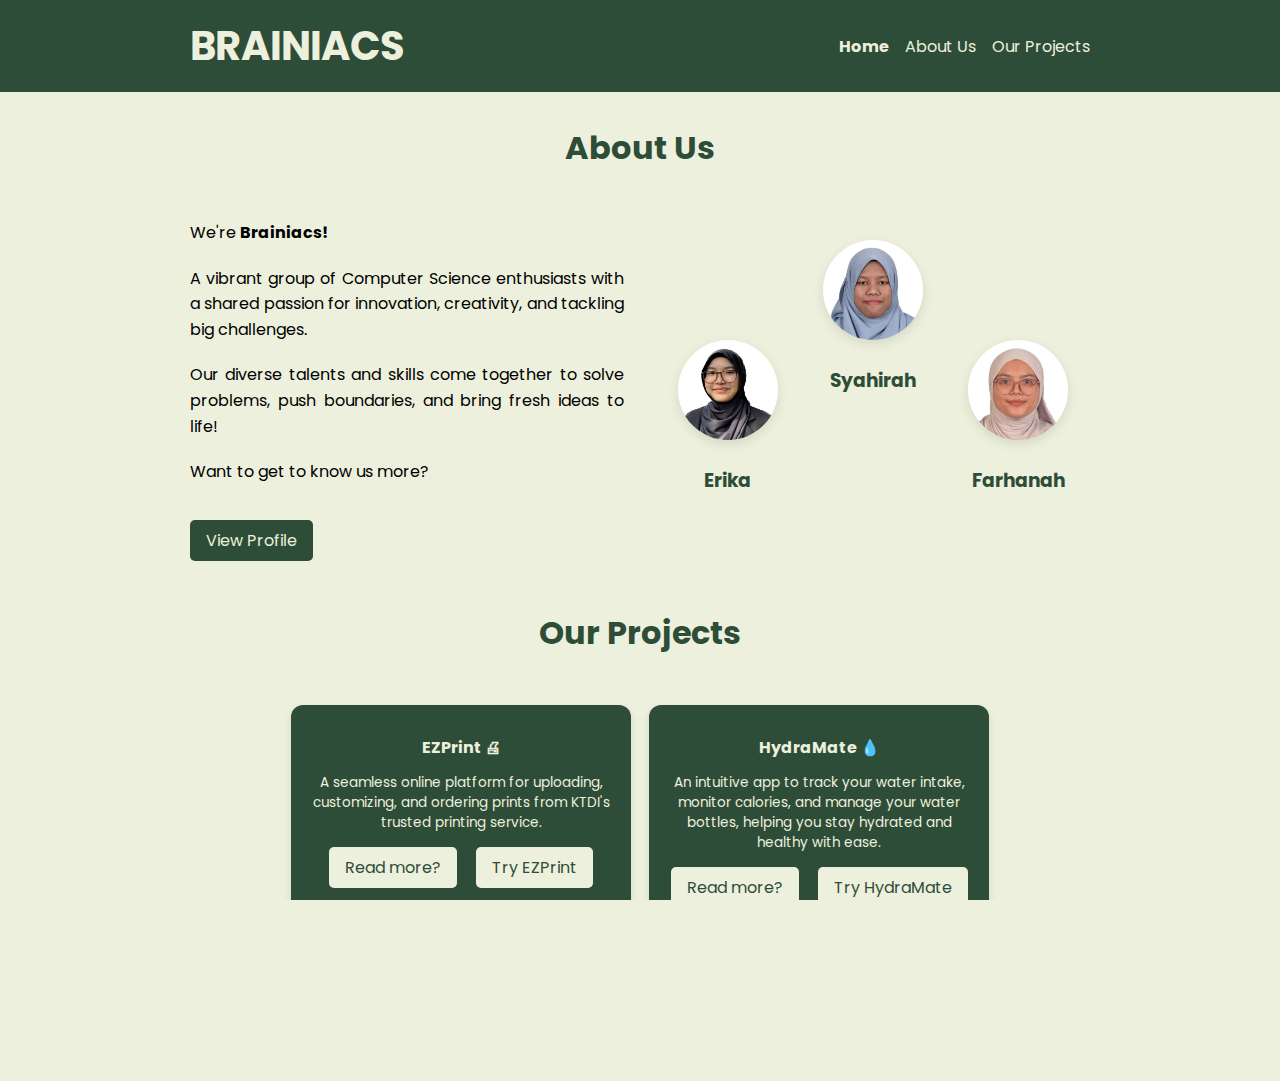
<file: index.html>
<!DOCTYPE html>
<html lang = "en">
    <head>
        <meta charset = "UTF-8" />
        <meta name = "viewport" content = "width = device - width, initial-scale = 1.0"/> <!--Control width on mobile devices-->
        <title>Brainiacs | Home</title>
        <link rel = "stylesheet" href = "style.css"/>
        <link rel = "stylesheet" href = "https://fonts.googleapis.com/css2?family=Poppins&display=swap"/> <!--Custom font-->
    </head>

    <body>
        <header>
            <div class = "container">
                <h1>BRAINIACS</h1>

                <!--Navigation Menu-->
                <nav>
                    <ul>
                        <li><a href = "index.html" class = "active">Home</a></li> <!--Active Page-->
                        <li><a href = "about.html">About Us</a></li>
                        <li><a href = "project.html">Our Projects</a></li>
                    </ul>
                </nav>
            </div>
        </header>

        <main>
            <!--About Us Section-->
            <section class = "section-title">
                <h2>About Us</h2>
            </section>

            <section class = "home-about-section">
                <div class = "about">
                    <p>We're <b>Brainiacs!</b></p>
                    <p>A vibrant group of Computer Science enthusiasts with a shared passion for innovation, creativity, and tackling big challenges.</p>
                    <p>Our diverse talents and skills come together to solve problems, push boundaries, and bring fresh ideas to life!</p>
                    <p>Want to get to know us more?</p>
                    <a href = "about.html" class = "button button-dark" style = "margin-left: 0; margin-top: 15px;">View Profile</a> <!--Button link to "About Us" page-->
                </div>

                <div class = "team-picture">
                    <div class = "top">
                        <img src = "Syahirah.jpg" alt = "Syahirah">
                        <h3>Syahirah</h3>
                    </div>
                    <div class = "bottom-left">
                        <img src = "Erika.jpg" alt = "Erika">
                        <h3>Erika</h3>
                    </div>
                    <div class = "bottom-right">
                        <img src = "Farhanah.jpg" alt = "Farhanah">
                        <h3>Farhanah</h3>
                    </div>
                </div>
            </section>

            <!--Projects Section-->
            <section class = "section-title">
                <h2>Our Projects</h2>
            </section>

            <section class = "home-project-section">
                <div class = "project-row">
                    <div class = "project">
                        <h3>EZPrint 🖨</h3>
                        <p>A seamless online platform for uploading, customizing, and ordering prints from KTDI's trusted printing service.</p>
                        <div>
                            <a href = "project.html" class = "button button-light" style = "margin-right: 15px;">Read more?</a> <!--Button link to "Our Projects" page-->
                            <a href = "https://www.figma.com/proto/KaKi6jgE4B8OWdpu68ojlE/EZPrint?node-id=102-1740&p=f&t=HezZPUL43SOFuLfs-0&scaling=scale-down&content-scaling=fixed&page-id=101%3A6741&starting-point-node-id=102%3A1740" target = "_blank" class = "button button-light">Try EZPrint</a> <!--Button link to prototype page-->
                        </div>
                    </div>
                    <div class = "project">
                        <h3>HydraMate 💧</h3>
                        <p>An intuitive app to track your water intake, monitor calories, and manage your water bottles, helping you stay hydrated and healthy with ease.</p>
                        <div>
                            <a href = "project.html" class = "button button-light" style = "margin-right: 15px;">Read more?</a> <!--Button link to "Our Projects" page-->
                            <a href = "https://www.figma.com/proto/iwa3JEVhSe5T6vUelq2oI4/HydraMate?node-id=4012-12113&p=f&t=Bd4zs5xx56d2bX9u-0&scaling=scale-down&content-scaling=fixed&page-id=4009%3A1934&starting-point-node-id=4012%3A12113" target = "_blank" class = "button button-light">Try HydraMate</a> <!--Button link to prototype page-->
                        </div>
                    </div>
                </div>
            </section>
        </main>
    
        <footer>
            <p>Copyright &copy; 2025 BRAINIACS. All rights reserved.</p>
        </footer>

        <script src="event.js"></script>
    </body>
</html>
</file>
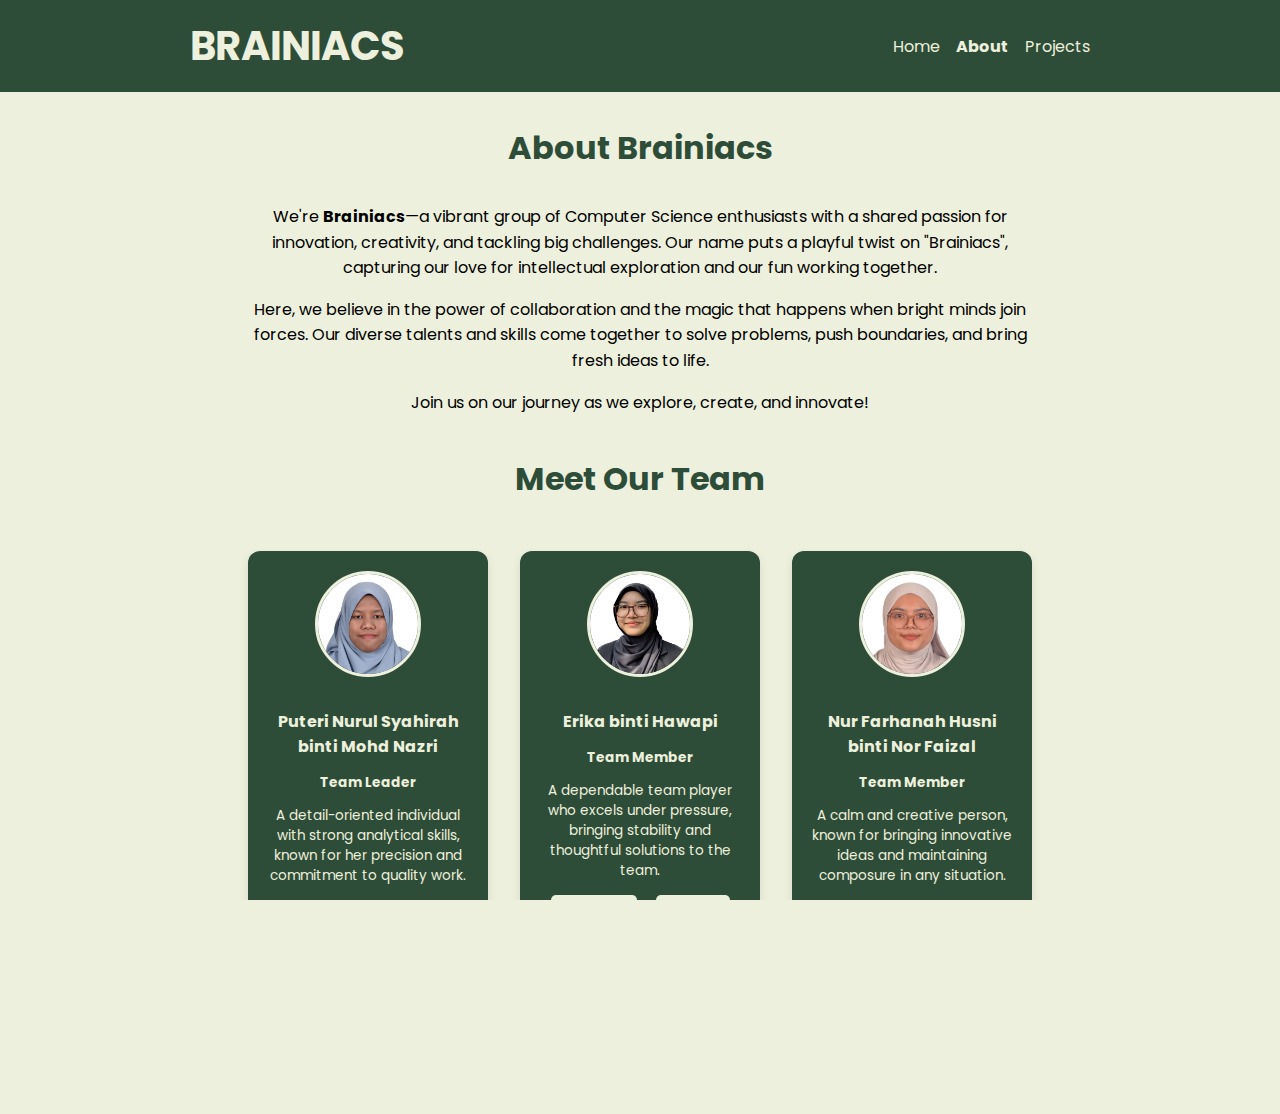
<file: about.html>
<!DOCTYPE html>
<html lang = "en">
    <head>
        <meta charset = "UTF-8" />
        <meta name = "viewport" content = "width = device - width, initial-scale = 1.0"/> <!--Control width on mobile devices-->
        <title>Brainiacs | About Us</title>
        <link rel = "stylesheet" href = "style.css"/>
        <link rel = "stylesheet" href = "https://fonts.googleapis.com/css2?family=Poppins&display=swap"/> <!--Custom font-->
    </head>

    <body>
        <header>
            <div class = "container">
                <h1>BRAINIACS</h1>

                <!--Navigation Menu-->
                <nav>
                    <ul>
                        <li><a href = "index.html">Home</a></li>
                        <li><a href = "about.html" class = "active">About</a></li> <!--Active Page-->
                        <li><a href = "project.html">Projects</a></li>
                    </ul>
                </nav>
            </div>
        </header>

        <main class = "about-section">
            <!--Team Introduction-->
            <section class = "section-title">
                <h2>About Brainiacs</h2>
            </section>
            
            <section class = "intro">
                <p>We're <b>Brainiacs</b>—a vibrant group of Computer Science enthusiasts with a shared passion for innovation, creativity, and tackling big challenges. Our name puts a playful twist on "Brainiacs", capturing our love for intellectual exploration and our fun working together.</p>
                <p>Here, we believe in the power of collaboration and the magic that happens when bright minds join forces. Our diverse talents and skills come together to solve problems, push boundaries, and bring fresh ideas to life.</p>
                <p>Join us on our journey as we explore, create, and innovate!</p>
            </section>
                
            <!--Member Introduction-->
            <section class = "section-title">
                <h2>Meet Our Team</h2>
            </section>
            
            <section class = "team">
                <div class = "team-row">
                    <div class = "member">
                        <img src = "Syahirah.jpg" alt = "Puteri Nurul Syahirah binti Mohd Nazri">
                        <h3>Puteri Nurul Syahirah binti Mohd Nazri</h3>
                        <p><b>Team Leader</b></p>
                        <p>A detail-oriented individual with strong analytical skills, known for her precision and commitment to quality work.</p>
                        <a href = "https://github.com/puterinurulsyahirah" target = "_blank" class = "button button-light" style = "margin-right: 15px;">GitHub</a> <!--Button link to github page-->
                        <a href = "mailto:puterinurulsyahirah@graduate.utm.my" target = "_blank" class = "button button-light">Email</a> <!--Button link to email-->
                    </div>
            
                    <div class = "member">
                        <img src = "Erika.jpg" alt = "Erika binti Hawapi">
                        <h3>Erika binti Hawapi</h3>
                        <p><b>Team Member</b></p>
                        <p>A dependable team player who excels under pressure, bringing stability and thoughtful solutions to the team.</p>
                        <a href = "https://github.com/erikahawapi" target = "_blank" class = "button button-light" style = "margin-right: 15px;">GitHub</a> <!--Button link to github page-->
                        <a href = "mailto:erika04@graduate.utm.my" target = "_blank" class = "button button-light">Email</a> <!--Button link to email-->
                    </div>
            
                    <div class = "member">
                        <img src = "Farhanah.jpg" alt = "Nur Farhanah Husni binti Nor Faizal">
                        <h3>Nur Farhanah Husni binti Nor Faizal</h3>
                        <p><b>Team Member</b></p>
                        <p>A calm and creative person, known for bringing innovative ideas and maintaining composure in any situation.</p>
                        <a href = "https://github.com/nurfarhanahhusni" target = "_blank" class = "button button-light" style = "margin-right: 15px;">GitHub</a> <!--Button link to github page-->
                        <a href = "mailto:nurfarhanahhusni@graduate.utm.my" target = "_blank" class = "button button-light">Email</a> <!--Button link to email-->
                    </div>
                </div>
            </section>
        </main>
            
        <footer>
            <p>Copyright &copy; 2025 BRAINIACS. All rights reserved.</p>
        </footer>

        <script src="event.js"></script>
    </body>
</html>
</file>
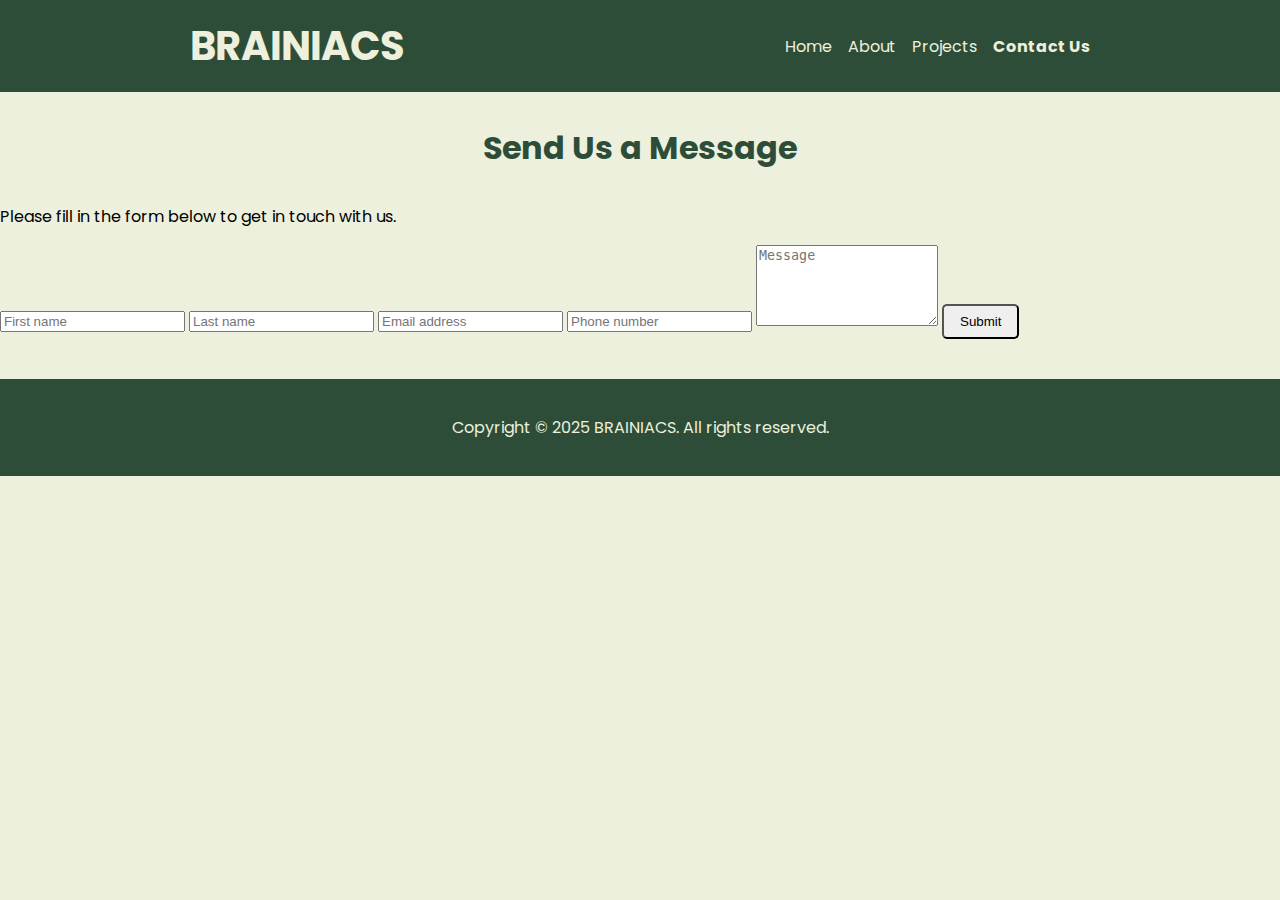
<file: contactUs.html>
<!DOCTYPE html>
<html lang = "en">
    <head>
        <meta charset = "UTF-8" />
        <meta name = "viewport" content = "width = device - width, initial-scale = 1.0"/> <!--Control width on mobile devices-->
        <title>Brainiacs | Contact Us</title>
        <link rel = "stylesheet" href = "style.css"/>
        <link rel = "stylesheet" href = "https://fonts.googleapis.com/css2?family=Poppins&display=swap"/> <!--Custom font-->
    </head>

    <body>
        <header>
            <div class = "container">
                <h1>BRAINIACS</h1>

                <!--Navigation Menu-->
                <nav>
                    <ul>
                        <li><a href = "home.html">Home</a></li>
                        <li><a href = "about.html">About</a></li>
                        <li><a href = "project.html">Projects</a></li>
                        <li><a href = "contactUs.html" class = "active">Contact Us</a></li> <!--Active Page-->
                    </ul>
                </nav>
            </div>
        </header>

        <!--Contact Us-->
        <main class="contactUs-section">
            <section class="section-title">
                <h2>Send Us a Message</h2>
            </section>
    
            <form action="contactUs.php" method="POST" class="contact-form">
                <p class="form-description">Please fill in the form below to get in touch with us.</p>
                
                <input type="text" name="first_name" placeholder="First name" required>
                <input type="text" name="last_name" placeholder="Last name" required>
                <input type="email" name="email" placeholder="Email address" required>
                <input type="tel" name="phone" placeholder="Phone number" required>
                
                <textarea name="message" placeholder="Message" rows="5" required></textarea>
                <button type="submit" class = "button submit-button">Submit</button>
            
            </form>
        </main>

        <footer>
            <p>Copyright &copy; 2025 BRAINIACS. All rights reserved.</p>
        </footer>

        <script src="event.js"></script>
    </body>
</html>
</file>
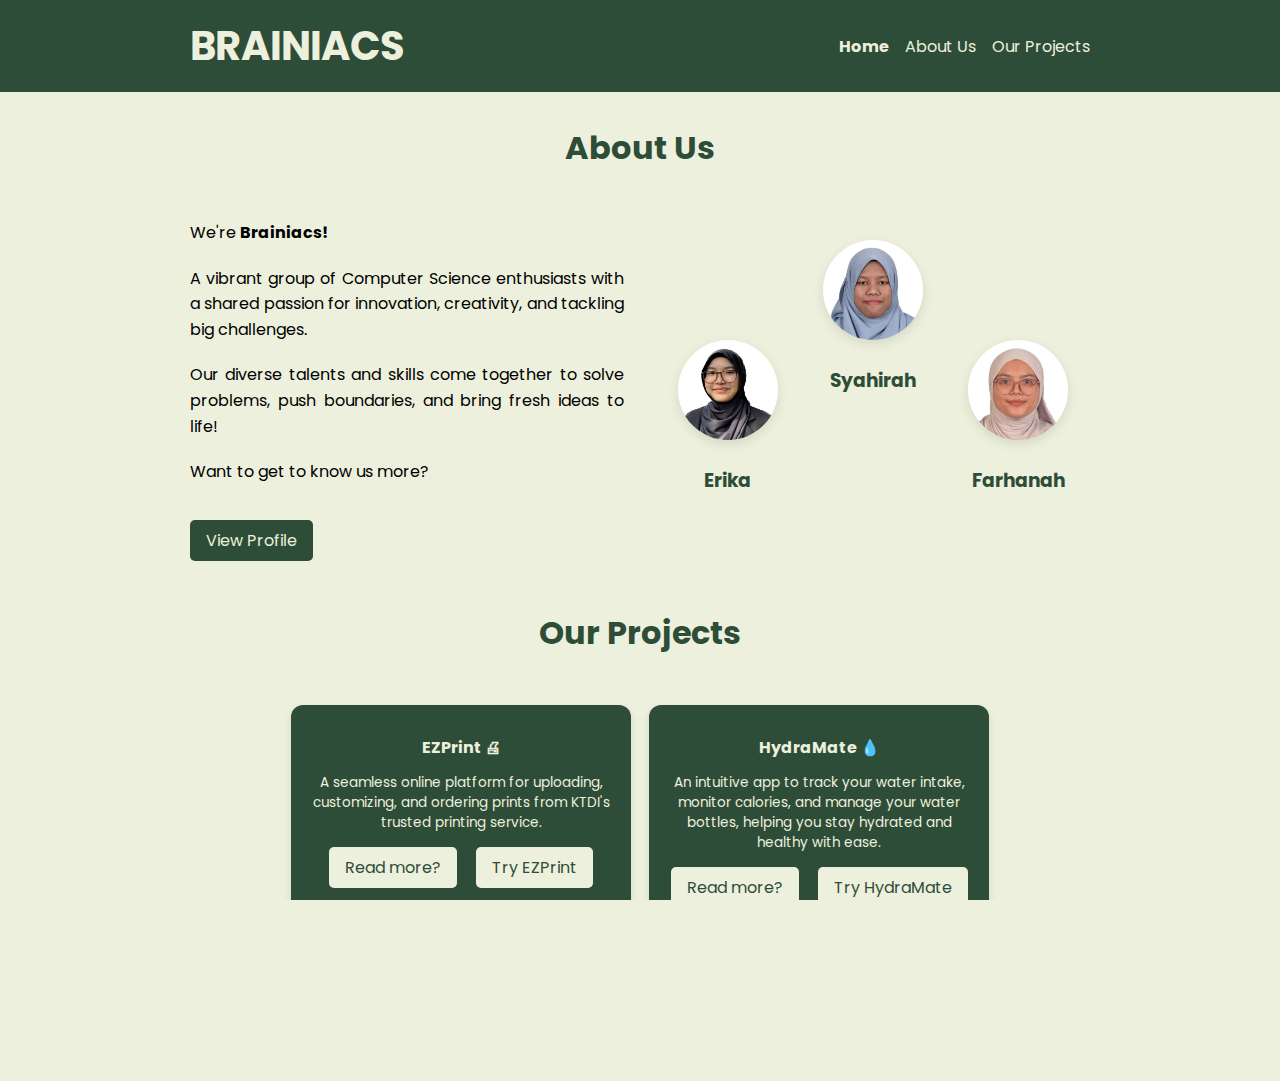
<file: home.html>
<!DOCTYPE html>
<html lang = "en">
    <head>
        <meta charset = "UTF-8" />
        <meta name = "viewport" content = "width = device - width, initial-scale = 1.0"/> <!--Control width on mobile devices-->
        <title>Brainiacs | Home</title>
        <link rel = "stylesheet" href = "style.css"/>
        <link rel = "stylesheet" href = "https://fonts.googleapis.com/css2?family=Poppins&display=swap"/> <!--Custom font-->
    </head>

    <body>
        <header>
            <div class = "container">
                <h1>BRAINIACS</h1>

                <!--Navigation Menu-->
                <nav>
                    <ul>
                        <li><a href = "home.html" class = "active">Home</a></li> <!--Active Page-->
                        <li><a href = "about.html">About Us</a></li>
                        <li><a href = "project.html">Our Projects</a></li>
                    </ul>
                </nav>
            </div>
        </header>

        <main>
            <!--About Us Section-->
            <section class = "section-title">
                <h2>About Us</h2>
            </section>

            <section class = "home-about-section">
                <div class = "about">
                    <p>We're <b>Brainiacs!</b></p>
                    <p>A vibrant group of Computer Science enthusiasts with a shared passion for innovation, creativity, and tackling big challenges.</p>
                    <p>Our diverse talents and skills come together to solve problems, push boundaries, and bring fresh ideas to life!</p>
                    <p>Want to get to know us more?</p>
                    <a href = "about.html" class = "button button-dark" style = "margin-left: 0; margin-top: 15px;">View Profile</a> <!--Button link to "About Us" page-->
                </div>

                <div class = "team-picture">
                    <div class = "top">
                        <img src = "Syahirah.jpg" alt = "Syahirah">
                        <h3>Syahirah</h3>
                    </div>
                    <div class = "bottom-left">
                        <img src = "Erika.jpg" alt = "Erika">
                        <h3>Erika</h3>
                    </div>
                    <div class = "bottom-right">
                        <img src = "Farhanah.jpg" alt = "Farhanah">
                        <h3>Farhanah</h3>
                    </div>
                </div>
            </section>

            <!--Projects Section-->
            <section class = "section-title">
                <h2>Our Projects</h2>
            </section>

            <section class = "home-project-section">
                <div class = "project-row">
                    <div class = "project">
                        <h3>EZPrint 🖨</h3>
                        <p>A seamless online platform for uploading, customizing, and ordering prints from KTDI's trusted printing service.</p>
                        <div>
                            <a href = "project.html" class = "button button-light" style = "margin-right: 15px;">Read more?</a> <!--Button link to "Our Projects" page-->
                            <a href = "https://www.figma.com/proto/KaKi6jgE4B8OWdpu68ojlE/EZPrint?node-id=102-1740&p=f&t=HezZPUL43SOFuLfs-0&scaling=scale-down&content-scaling=fixed&page-id=101%3A6741&starting-point-node-id=102%3A1740" target = "_blank" class = "button button-light">Try EZPrint</a> <!--Button link to prototype page-->
                        </div>
                    </div>
                    <div class = "project">
                        <h3>HydraMate 💧</h3>
                        <p>An intuitive app to track your water intake, monitor calories, and manage your water bottles, helping you stay hydrated and healthy with ease.</p>
                        <div>
                            <a href = "project.html" class = "button button-light" style = "margin-right: 15px;">Read more?</a> <!--Button link to "Our Projects" page-->
                            <a href = "https://www.figma.com/proto/iwa3JEVhSe5T6vUelq2oI4/HydraMate?node-id=4012-12113&p=f&t=Bd4zs5xx56d2bX9u-0&scaling=scale-down&content-scaling=fixed&page-id=4009%3A1934&starting-point-node-id=4012%3A12113" target = "_blank" class = "button button-light">Try HydraMate</a> <!--Button link to prototype page-->
                        </div>
                    </div>
                </div>
            </section>
        </main>
    
        <footer>
            <p>Copyright &copy; 2025 BRAINIACS. All rights reserved.</p>
        </footer>

        <script src="event.js"></script>
    </body>
</html>
</file>
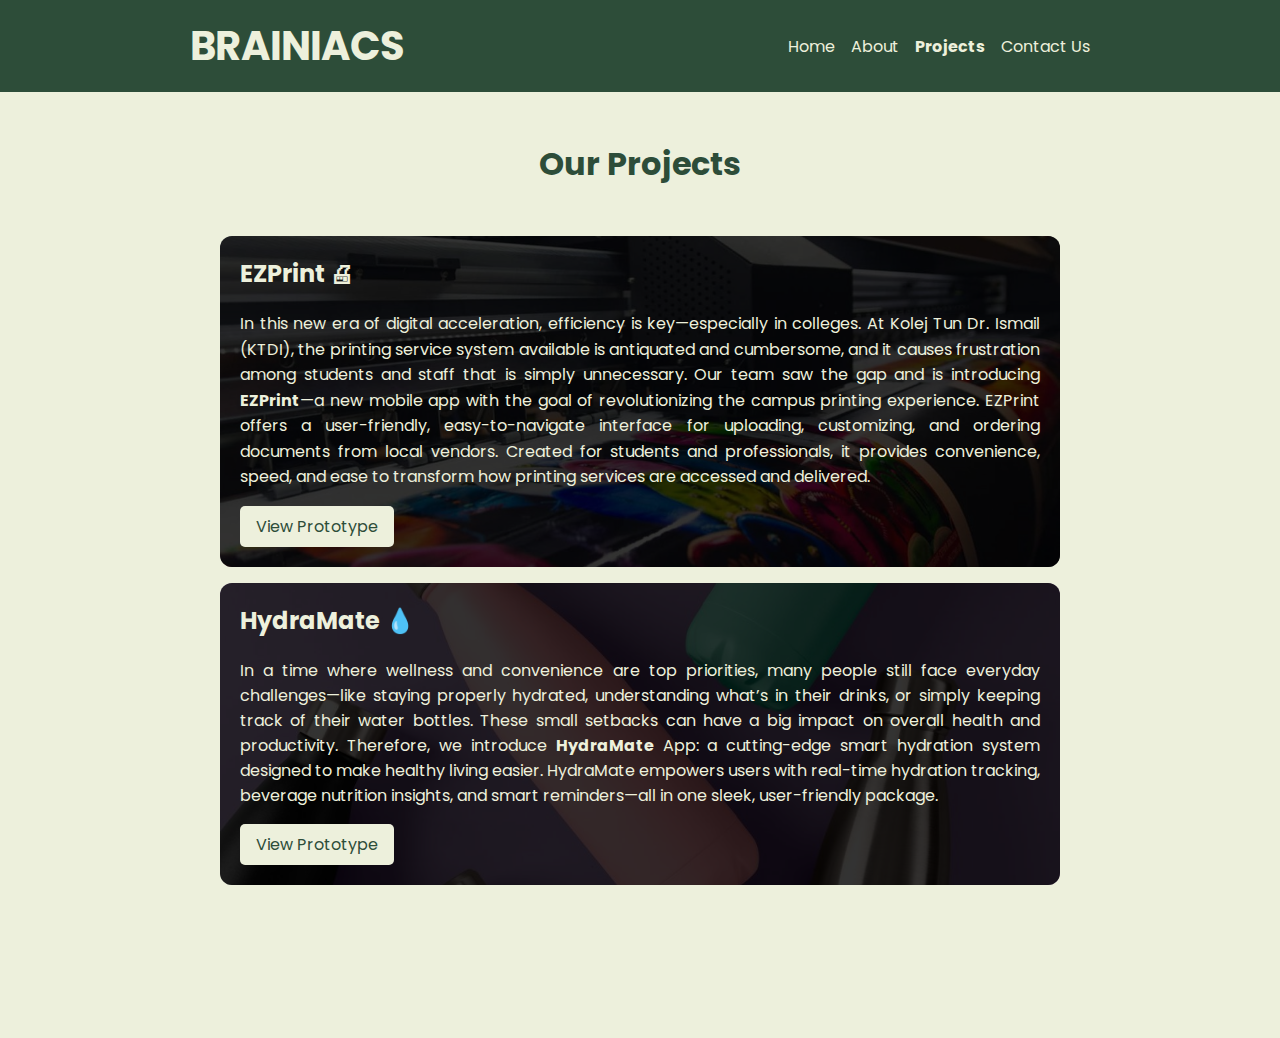
<file: project.html>
<!DOCTYPE html>
<html lang = "en">
    <head>
        <meta charset = "UTF-8" />
        <meta name = "viewport" content = "width = device - width, initial-scale = 1.0"/> <!--Control width on mobile devices-->
        <title>Brainiacs | Our Projects</title>
        <link rel = "stylesheet" href = "style.css"/>
        <link rel = "stylesheet" href = "https://fonts.googleapis.com/css2?family=Poppins&display=swap"/> <!--Custom font-->
    </head>

    <body>
        <header>
            <div class = "container">
                <h1>BRAINIACS</h1>

                <!--Navigation Menu-->
                <nav>
                    <ul>
                        <li><a href = "index.html">Home</a></li>
                        <li><a href = "about.html">About</a></li>
                        <li><a href = "project.html" class = "active">Projects</a></li> <!--Active Page-->
                        <li><a href = "contactUs.html">Contact Us</a></li>
                    </ul>
                </nav>
            </div>
        </header>

        <!--Projects-->
        <main class = "project-section">
            <section class = "section-title">
                <h2>Our Projects</h2>
            </section>
            
            <!--EZPrint-->
            <article class = "project-card ezprint">
                <h2>EZPrint 🖨</h2>
                <div class = "project-intro">
                    <p>In this new era of digital acceleration, efficiency is key—especially in colleges. At Kolej Tun Dr. Ismail (KTDI), the printing service system available is antiquated and cumbersome, and it causes frustration among students and staff that is simply unnecessary. Our team saw the gap and is introducing <b>EZPrint</b>—a new mobile app with the goal of revolutionizing the campus printing experience. EZPrint offers a user-friendly, easy-to-navigate interface for uploading, customizing, and ordering documents from local vendors. Created for students and professionals, it provides convenience, speed, and ease to transform how printing services are accessed and delivered.</p>
                </div>
                <a href = "https://www.figma.com/proto/KaKi6jgE4B8OWdpu68ojlE/EZPrint?node-id=102-1740&p=f&t=HezZPUL43SOFuLfs-0&scaling=scale-down&content-scaling=fixed&page-id=101%3A6741&starting-point-node-id=102%3A1740" target = "_blank" class = "button button-light">View Prototype</a> <!--Button link to prototype page-->
            </article>
        
            <!--HydraMate-->
            <article class = "project-card hydramate">
                <h2>HydraMate 💧</h2>
                <div class = "project-intro"></div>
                    <p>In a time where wellness and convenience are top priorities, many people still face everyday challenges—like staying properly hydrated, understanding what’s in their drinks, or simply keeping track of their water bottles. These small setbacks can have a big impact on overall health and productivity. Therefore, we introduce <b>HydraMate</b> App: a cutting-edge smart hydration system designed to make healthy living easier. HydraMate empowers users with real-time hydration tracking, beverage nutrition insights, and smart reminders—all in one sleek, user-friendly package.</p>
                </div>
                <a href = "https://www.figma.com/proto/iwa3JEVhSe5T6vUelq2oI4/HydraMate?node-id=4012-12113&p=f&t=Bd4zs5xx56d2bX9u-0&scaling=scale-down&content-scaling=fixed&page-id=4009%3A1934&starting-point-node-id=4012%3A12113" target = "_blank" class = "button button-light">View Prototype</a> <!--Button link to prototype page-->
            </article> 
        </main>

        <footer>
            <p>Copyright &copy; 2025 BRAINIACS. All rights reserved.</p>
        </footer>

        <script src="event.js"></script>
    </body>
</html>
</file>
<file: style.css>
/* Base */
html, body {
  margin: 0; /* reset default margin */
  padding: 0; /* reset default padding */
  height: 100%; /* full height of screen */
  overflow-y: auto; /* allow vertical scrolling */
  font-family: 'Poppins', sans-serif; 
  background-color: #edf0dc;
}

/* Header Base */
header {
  background-color: #2d4d39;
  color: #edf0dc; /* text color */
  padding: 1rem 0; /* top & bottom padding = 1rem */
}

/* Header Text */
header h1 {
  font-size: 2.5rem;
  margin: 0; /* reset default margin */
}

/* Navigation Base */
.container {
  max-width: 900px;
  margin: 0 auto; /* center horizontally */
  padding: 0 20px;
  display: flex;
  justify-content: space-between;
  align-items: center; /* center vertically */
}

/* Navigation List */
nav ul {
  display: flex;
  gap: 1rem;
  list-style: none; /* remove default bullet points */
  margin: 0; /* reset default margin */
  padding: 0; /* reset default padding */
}

/* Navigation Link */
nav a {
  color: #edf0dc;
  text-decoration: none; /* remove default underline */
}

/* Navigation Link - Hover Effect */
nav a.active,
nav a:hover {
  font-weight: bold;
}

/* Footer Base */
footer {
  text-align: center;
  padding: 20px;
  background-color: #2d4d39;
  color: #edf0dc; /* text color */
  margin-top: 40px;
}

/* Button Base */
.button {
  display: inline-block;
  padding: 0.5rem 1rem;
  margin: 0 auto; /* center horizontally */
  border-radius: 5px; /* round corners */
  text-decoration: none; /* remove default underline */
  transition: transform 0.3s ease; /* smooth transition effect */
}

/* Button - Hover Effect */
.button:hover {
  transform: scale(1.05); /* increase size */
  box-shadow: 0px 4px 10px rgba(0, 0, 0, 0.3);
}

/* Button - Active (Click) */
.button:active {
  transform: scale(0.95); /* increase size */
}

/* Dark Button Base */
.button-dark {
  background: #2d4d39;
  color: #edf0dc; /* text color */
}

/* Light Button Base */
.button-light {
  background: #edf0dc;
  color: #2d4d39; /* text color */
}

/* Section Title */
.section-title h2 {
  text-align: center;
  margin: 2rem 0;
  font-size: 2rem;
  color: #2d4d39;
}

/* Subtopic */
.member h3,
.project h3 {
  font-size: 1rem;
  margin: 10px 0 5px;
  color: #edf0dc;
}

/* Subtopic Description */
.member p,
.project p {
  font-size: 0.85rem;
  color: #edf0dc;
}

/* Responsive - Mobile Device */
@media (max-width: 768px) {
  .container {
    flex-direction: column;
    align-items: center;
    text-align: center;
  }
  nav ul {
    flex-direction: row; /* stack nav horizontally */
    align-items: center;
    flex-wrap: wrap;
  }
}
/* -------------------- "Home" Page -------------------- */
/* Home Base */
.home-about-section {
  display: grid;
  grid-template-columns: 1fr 1fr;
  gap: 2rem;
  align-items: center;
  margin: 1rem auto; /* center horizontally */
  padding: 1rem;
  max-width: 900px;
}

/* About Base */
.about {
  display: flex;
  flex-direction: column;
  justify-content: space-between;
  align-items: flex-start;
  height: 100%;
  max-width: 500px;
}

/* About - Introduction */
.about p {
  text-align: justify;
  max-width: 500px;
  font-size: 1rem;
  margin-top: 0;
  margin-bottom: 20px;
  margin-left: 0;
  justify-self: start;
  line-height: 1.6; /* vertical spacing - line */
}

/* About - Member Name */
.team-picture h3 {
  color: #2d4d39;
}

/* About - Team Picture */
.team-picture {
  position: relative;
  width: 100%;
  min-height: 300px; 
  display: flex;
  align-items: center;
  justify-content: center;
}

/* Top Picture */
.top {
  position: absolute;
  top: 0;
  left: 50%;
  transform: translateX(-50%); /* center image */
  text-align: center;
}

/* Botoom-left Picture */
.bottom-left {
  position: absolute;
  top: 100px; 
  left: 5%;
  text-align: center;
}

/* Bottom-right Picture */
.bottom-right {
  position: absolute;
  top: 100px;
  right: 5%;
  text-align: center;
}

/* Pictures */
.home-about-section img {
  width: 100px;
  height: 100px;
  object-fit: cover;
  border-radius: 50%; /* round corner */
  box-shadow: 0 4px 12px rgba(0, 0, 0, 0.1);
}

/* Project Card */
.project {
  width: 300px;
  background-color: #2d4d39;
  border-radius: 12px; /* round corner */
  box-shadow: 0 4px 8px rgba(0, 0, 0, 0.1);
  padding: 20px;
  text-align: center;
}

/* Project Card - Row */
.project-row {
  display: grid;
  grid-template-columns: repeat(auto-fit, minmax(250px, 1fr));
  gap: 1rem;
  padding: 1rem 20px;
  max-width: 700px;
  margin: 0 auto; /* center horizontally */
  justify-items: center;
}

/* Responsive - Mobile Device */
@media (max-width: 768px) {
  .about p {
    text-align: justify;
    font-size: 1rem;
    margin-top: 0;
    margin-bottom: 20px;
    margin-left: 0;
    justify-self: start;
    line-height: 1.6; /* vertical spacing - line */
  
  }
  .team-picture h3 {
    color: #2d4d39;
    font-size: 15px;
  }

  .team-picture {
    flex-direction: column;
    align-items: center;
    justify-content: flex-start;
    min-height: auto;
    padding: 20px 0;
  }

  .top,
  .bottom-left,
  .bottom-right {
    position: static;
    transform: none;
    margin-bottom: 5px; /* space between stacked images */
  }

  .home-about-section img {
    width: 60px;
    height: 60px;
  }

  .project {
    max-width: 300px;
    margin: 0 auto; /* center horizontally */
  }

  .project-row {
    grid-template-columns: repeat(1, 1fr); /* single column */
    padding: 0 10px;
  }
}
/* -------------------- End of "Home" Page -------------------- */

/* -------------------- "About Us" Page -------------------- */
/* Introduction of Team */
.about-section .intro {
  max-width: 800px;
  margin: 0 auto 40px; /* center horizontally */
  text-align: center;
  font-size: 1rem;
  line-height: 1.6; /* vertical spacing - line */
}

/* Member Card */
.member {
  width: 200px;
  background-color: #2d4d39;
  border-radius: 12px; /* round corner */
  box-shadow: 0 4px 8px rgba(0, 0, 0, 0.1);
  padding: 1.25rem;
  text-align: center;
  margin: 0 auto; /* center horizontally */
}

/* Member Card - Row */
.team-row {
  display: grid;
  grid-template-columns: repeat(auto-fit, minmax(200px, 1fr));
  gap: 1rem;
  padding: 1rem 20px;
  max-width: 800px;
  margin: 0 auto; /* center horizontally */
  justify-items: center;
}

/* Member Profile Photo */
.member img {
  width: 100px;
  height: 100px;
  object-fit: cover;
  border-radius: 50%; /* round corner */
  border: 3px solid #edf0dc; /* solid border */
  margin-bottom: 15px;
}

/* Responsive - Mobile Device */
@media (max-width: 768px) {
  .member {
    max-width: 250px;
    margin: 0 auto; /* center horizontally */
  }

  .member img{
    width: 70px;
    height: 70px;
  }

  .team-row {
    grid-template-columns: repeat(1, 1fr); /* single column */
    padding: 0 10px;
  }
}
/* -------------------- End of "About Us" Page -------------------- */

/* -------------------- "Our Projects" Page -------------------- */
/* Project Base */
.project-section {
  display: grid;
  grid-template-rows: repeat(2, auto); /* 2 row */
  gap: 1rem; /* vertical spacing */
  padding: 1rem 20px;
}

/* Project Card */
.project-card {
  background-size: cover; /* background size = card size */
  background-position: center;
  text-align: justify;
  color: #edf0dc; /* text color */
  padding: 20px;
  border-radius: 12px; /* round corner */
  overflow: hidden;
  position: relative;
  min-height: 250px;
  max-width: 800px;
  margin: 0 auto; /* center horizontally */
}

/* Project Card Title */
.project-card h2 {
  margin-top: 0; /* reset default margin */
}

/* Project Card - Decoration */
.project-card::before {
  content: "";
  position: absolute;
  top: 0; left: 0;
  width: 100%; height: 100%;
  background: rgba(0, 0, 0, 0.8);
  z-index: 0; /* place decoration behind content */
}

/* Project Card - Content */
.project-card * {
  position: relative;
  z-index: 1; /* place content above decoration */
}

/* Project Introduction */
.project-intro {
  text-align: justify;
  margin-bottom: 1rem;
  line-height: 1.6; /* vertical spacing - line */
  font-size: 1rem;
  max-width: 100%;
}

/* EzPrint */
.ezprint {
  background-image: url('EZPrint.jpg');
}

/* HydraMate */
.hydramate {
  background-image: url('HydraMate.jpg');
}

/* Responsive - Mobile Device */
@media (max-width: 768px) {
  .project-section {
    grid-template-columns: 1fr; /* single column */
  }
}
/* -------------------- End of "Our Projects" Page -------------------- */
</file>
